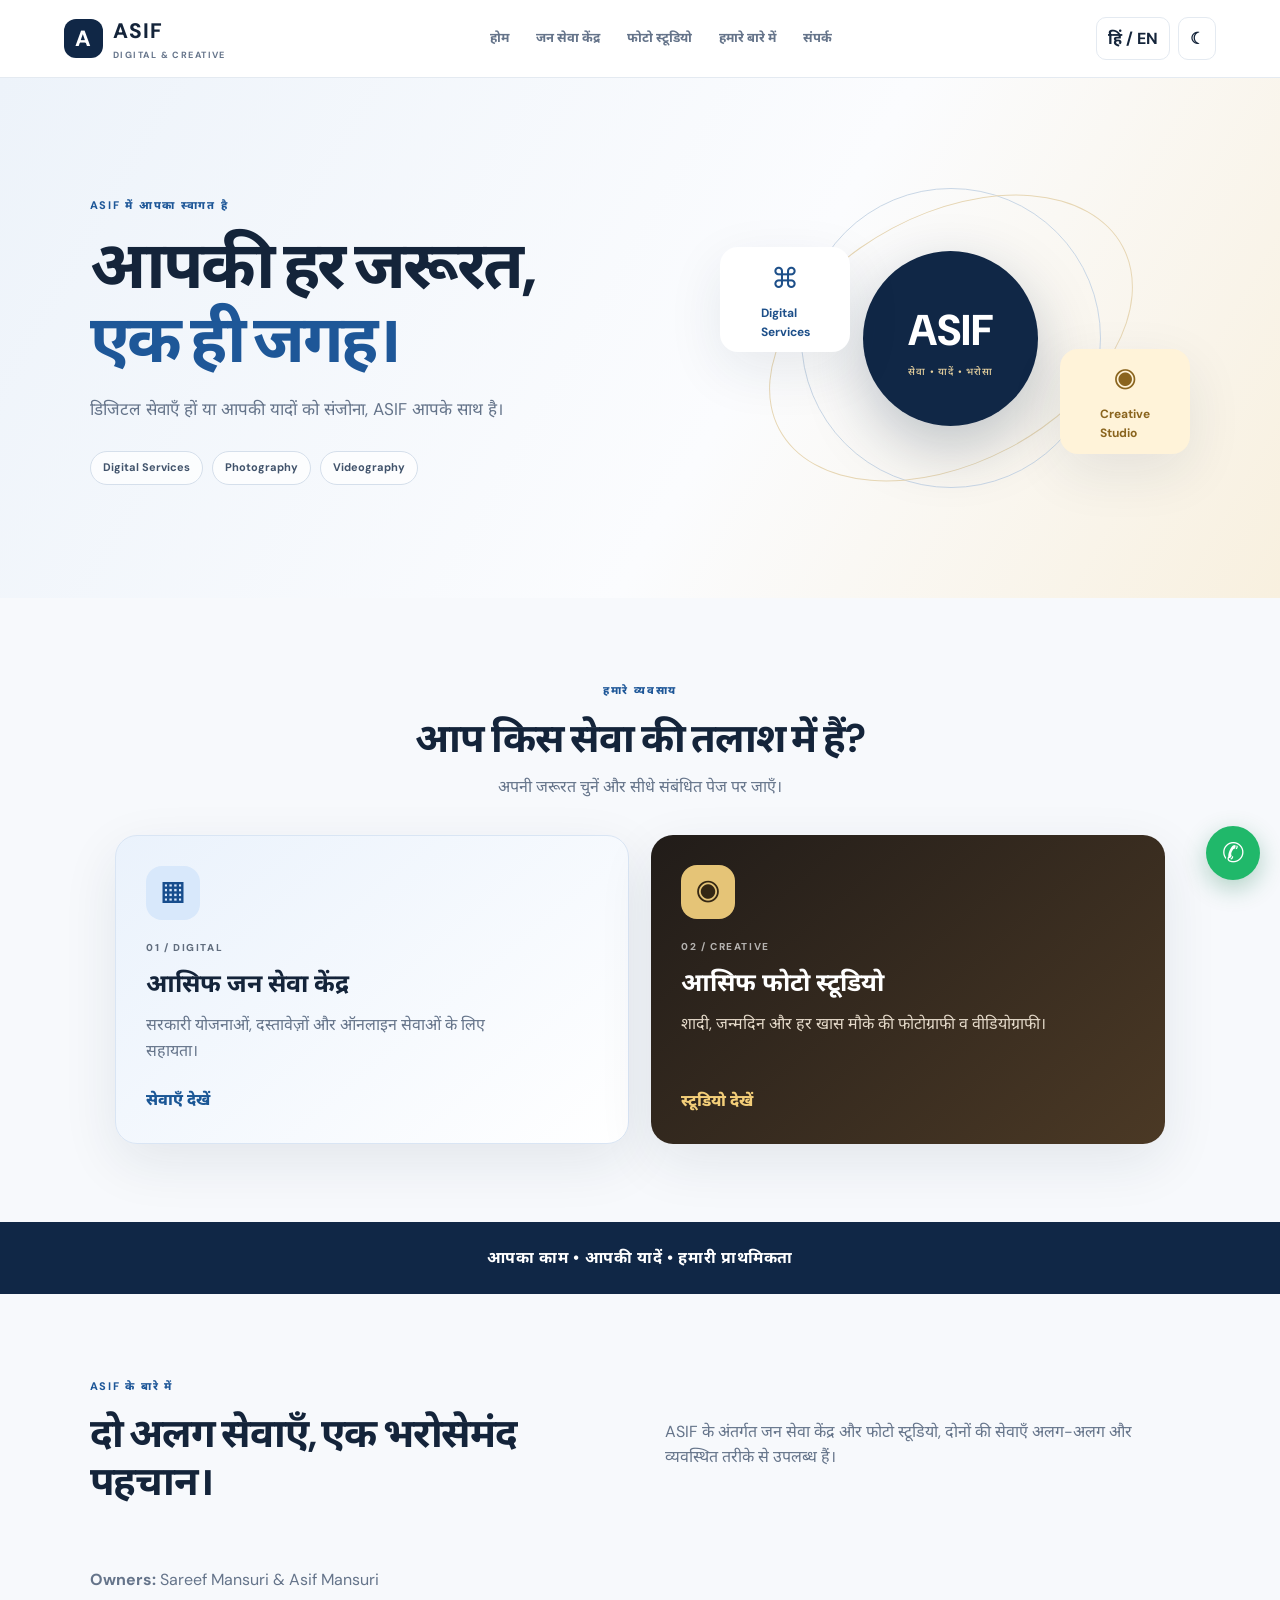
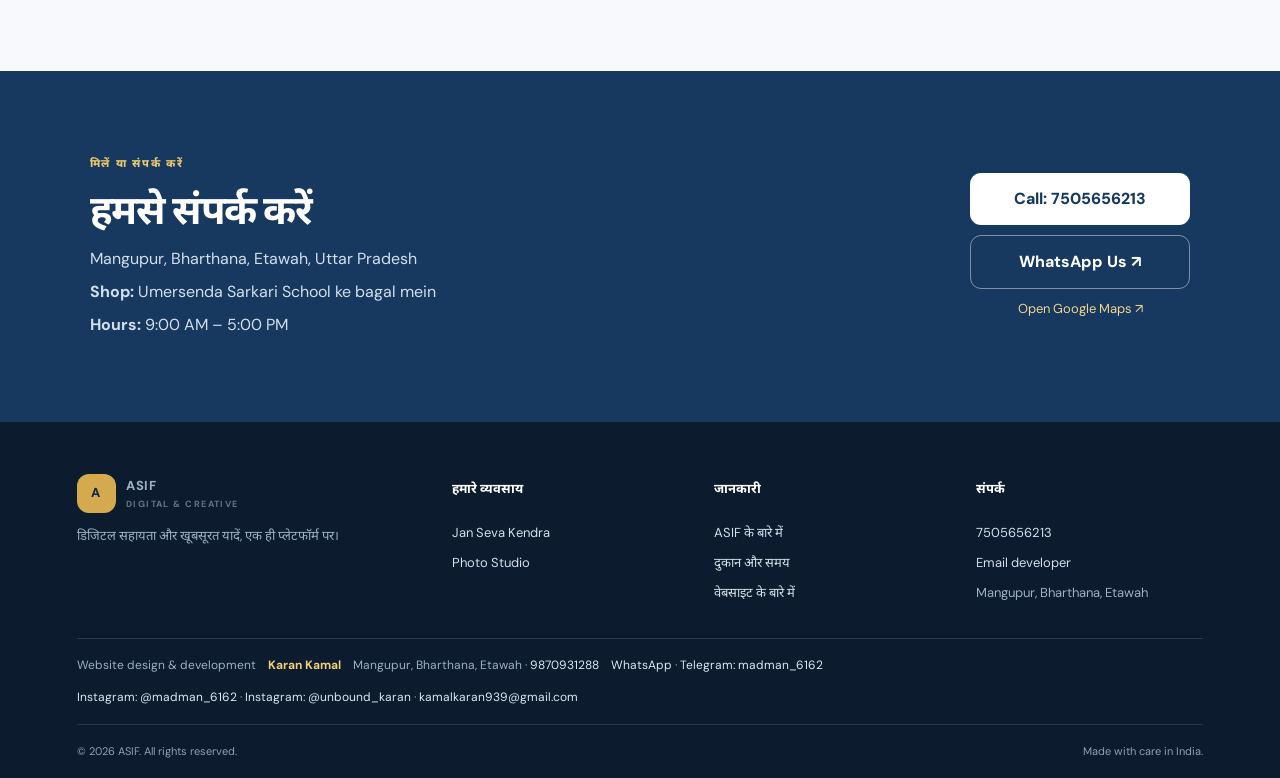
<file: index.html>
<!doctype html>
<html lang="hi">
<head>
  <meta charset="utf-8">
  <meta name="viewport" content="width=device-width, initial-scale=1">
  <meta name="description" content="ASIF Digital Services and Photo Studio, Mangupur, Bharthana, Etawah. Jan Seva assistance, photography and videography bookings.">
  <meta name="theme-color" content="#102746">
  <title>ASIF | Digital Services & Creative Studio</title>
  <link rel="stylesheet" href="assets/css/style.css">
</head>
<body data-page="home">
  <header class="site-header">
    <a class="brand" href="index.html"><span class="brand-mark">A</span><span>ASIF<small> DIGITAL & CREATIVE</small></span></a>
    <nav class="desktop-nav">
      <a href="index.html" data-i18n="navHome">Home</a>
      <a href="jan-seva.html" data-i18n="navJan">Jan Seva Kendra</a>
      <a href="photo-studio.html" data-i18n="navPhoto">Photo Studio</a>
      <a href="#about" data-i18n="navAbout">About</a>
      <a href="#contact" data-i18n="navContact">Contact</a>
    </nav>
    <div class="header-actions">
      <button class="icon-btn" id="languageToggle" aria-label="Change language">हिं / EN</button>
      <button class="icon-btn" id="themeToggle" aria-label="Toggle theme">☾</button>
      <button class="menu-toggle" id="menuToggle" aria-label="Open menu">☰</button>
    </div>
  </header>
  <nav class="mobile-nav" id="mobileNav">
    <a href="index.html" data-i18n="navHome">Home</a><a href="jan-seva.html" data-i18n="navJan">Jan Seva Kendra</a>
    <a href="photo-studio.html" data-i18n="navPhoto">Photo Studio</a><a href="#about" data-i18n="navAbout">About</a><a href="#contact" data-i18n="navContact">Contact</a>
  </nav>

  <main>
    <section class="home-hero">
      <div class="hero-copy">
        <span class="eyebrow" data-i18n="heroEyebrow">WELCOME TO ASIF</span>
        <h1 data-i18n="heroTitle">आपकी हर जरूरत,<br><em>एक ही जगह।</em></h1>
        <p data-i18n="heroText">Digital services हों या आपकी यादों को संजोना, ASIF आपके साथ है।</p>
        <div class="hero-tags"><span>Digital Services</span><span>Photography</span><span>Videography</span></div>
      </div>
      <div class="hero-art" aria-label="ASIF digital and creative services illustration">
        <div class="orbit orbit-one"></div><div class="orbit orbit-two"></div>
        <div class="hero-tile tile-blue"><span>⌘</span><b>Digital<br>Services</b></div>
        <div class="hero-tile tile-gold"><span>◉</span><b>Creative<br>Studio</b></div>
        <div class="hero-center">ASIF<span>सेवा • यादें • भरोसा</span></div>
      </div>
    </section>

    <section class="section choose-section">
      <div class="section-heading">
        <span class="eyebrow" data-i18n="chooseEyebrow">EXPLORE OUR BUSINESSES</span>
        <h2 data-i18n="chooseTitle">आप किस सेवा की तलाश में हैं?</h2>
        <p data-i18n="chooseText">अपनी जरूरत चुनें और सीधे संबंधित पेज पर जाएँ।</p>
      </div>
      <div class="business-grid">
        <a class="business-card jan-card" href="jan-seva.html">
          <div class="card-icon">▦</div><span class="card-kicker">01 / DIGITAL</span>
          <h3 data-i18n="janCardTitle">आसिफ जन सेवा केंद्र</h3>
          <p data-i18n="janCardText">सरकारी योजनाओं, दस्तावेज़ों और ऑनलाइन सेवाओं के लिए सहायता।</p>
          <span class="card-link" data-i18n="exploreJan">सेवाएँ देखें <b>↗</b></span>
        </a>
        <a class="business-card photo-card" href="photo-studio.html">
          <div class="card-icon">◉</div><span class="card-kicker">02 / CREATIVE</span>
          <h3 data-i18n="photoCardTitle">आसिफ फोटो स्टूडियो</h3>
          <p data-i18n="photoCardText">शादी, जन्मदिन और हर खास मौके की फोटोग्राफी व वीडियोग्राफी।</p>
          <span class="card-link" data-i18n="explorePhoto">स्टूडियो देखें <b>↗</b></span>
        </a>
      </div>
    </section>

    <section class="strip">
      <p data-i18n="stripText">आपका काम • आपकी यादें • हमारी प्राथमिकता</p>
    </section>

    <section class="section about-section" id="about">
      <div><span class="eyebrow" data-i18n="aboutEyebrow">ABOUT ASIF</span><h2 data-i18n="aboutTitle">दो अलग सेवाएँ, एक भरोसेमंद पहचान।</h2></div>
      <p data-i18n="aboutText">ASIF के अंतर्गत जन सेवा केंद्र और फोटो स्टूडियो, दोनों की सेवाएँ अलग-अलग और व्यवस्थित तरीके से उपलब्ध हैं। अपनी जरूरत के अनुसार सही विभाग चुनें।</p>
      <p class="owner-line"><b>Owners:</b> Sareef Mansuri & Asif Mansuri</p>
    </section>
    <section class="section contact-band" id="contact">
      <div><span class="eyebrow" data-i18n="contactEyebrow">VISIT OR CONTACT</span><h2 data-i18n="contactTitle">हमसे संपर्क करें</h2><p>Mangupur, Bharthana, Etawah, Uttar Pradesh</p><p><b>Shop:</b> Umersenda Sarkari School ke bagal mein</p><p><b>Hours:</b> 9:00 AM – 5:00 PM</p></div>
      <div class="contact-actions"><a class="btn btn-light" href="tel:7505656213">Call: 7505656213</a><a class="btn btn-outline-light" href="https://wa.me/917505656213" target="_blank" rel="noopener">WhatsApp Us ↗</a><a class="text-link" href="https://maps.app.goo.gl/UeftMmeHEHFXAGH48" target="_blank" rel="noopener">Open Google Maps ↗</a></div>
    </section>
  </main>

  <footer class="site-footer">
    <div class="footer-grid">
      <div><a class="brand footer-brand" href="index.html"><span class="brand-mark">A</span><span>ASIF<small> DIGITAL & CREATIVE</small></span></a><p data-i18n="footerIntro">Digital assistance aur creative memories, ek hi platform par.</p></div>
      <div><h4 data-i18n="footerBusiness">Our Businesses</h4><a href="jan-seva.html">Jan Seva Kendra</a><a href="photo-studio.html">Photo Studio</a></div>
      <div><h4 data-i18n="footerInfo">Information</h4><a href="#about" data-i18n="footerAbout">About ASIF</a><a href="#contact" data-i18n="footerWork">Shop & Working Hours</a><a href="about-website.html" data-i18n="footerWebsite">About Website</a></div>
      <div><h4 data-i18n="footerContact">Contact</h4><a href="tel:7505656213">7505656213</a><a href="mailto:kamalkaran939@gmail.com">Email developer</a><span>Mangupur, Bharthana, Etawah</span></div>
    </div>
    <div class="developer-credit"><span>Website design & development</span><b>Karan Kamal</b><span>Mangupur, Bharthana, Etawah · <a href="tel:9870931288">9870931288</a></span><span><a href="https://wa.me/919870931288" target="_blank" rel="noopener">WhatsApp</a> · <a href="https://t.me/madman_6162" target="_blank" rel="noopener">Telegram: madman_6162</a></span><span><a href="https://instagram.com/madman_6162" target="_blank" rel="noopener">Instagram: @madman_6162</a> · <a href="https://instagram.com/unbound_karan" target="_blank" rel="noopener">Instagram: @unbound_karan</a> · <a href="mailto:kamalkaran939@gmail.com">kamalkaran939@gmail.com</a></span></div>
    <div class="footer-bottom"><span>© <span id="year"></span> ASIF. All rights reserved.</span><span>Made with care in India.</span></div>
  </footer>
  <a class="floating-whatsapp" href="https://wa.me/917505656213" target="_blank" rel="noopener" aria-label="WhatsApp">✆</a>
  <script src="assets/js/main.js"></script>
</body>
</html>
</file>
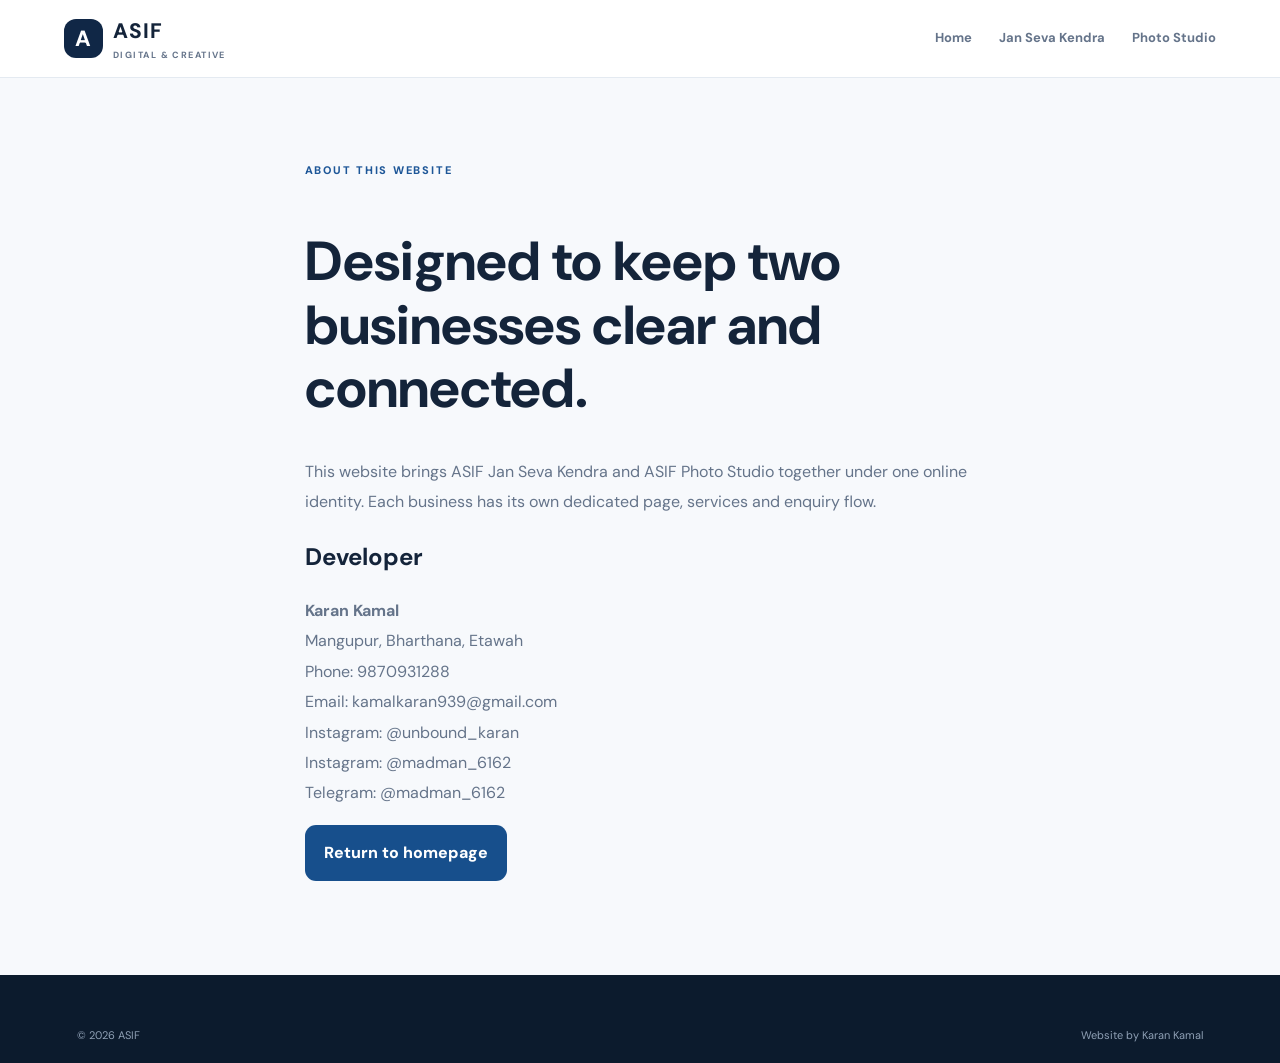
<file: about-website.html>
<!doctype html>
<html lang="en"><head><meta charset="utf-8"><meta name="viewport" content="width=device-width, initial-scale=1"><title>About Website | ASIF</title><link rel="stylesheet" href="assets/css/style.css"></head><body><header class="site-header"><a class="brand" href="index.html"><span class="brand-mark">A</span><span>ASIF<small>DIGITAL & CREATIVE</small></span></a><nav class="desktop-nav"><a href="index.html">Home</a><a href="jan-seva.html">Jan Seva Kendra</a><a href="photo-studio.html">Photo Studio</a></nav></header><main class="section about-website"><span class="eyebrow">ABOUT THIS WEBSITE</span><h1>Designed to keep two businesses clear and connected.</h1><p>This website brings ASIF Jan Seva Kendra and ASIF Photo Studio together under one online identity. Each business has its own dedicated page, services and enquiry flow.</p><h2>Developer</h2><p><b>Karan Kamal</b><br>Mangupur, Bharthana, Etawah<br>Phone: 9870931288<br>Email: <a href="mailto:kamalkaran939@gmail.com">kamalkaran939@gmail.com</a><br>Instagram: <a href="https://instagram.com/unbound_karan">@unbound_karan</a><br>Instagram: <a href="https://instagram.com/madman_6162">@madman_6162</a><br>Telegram: <a href="https://t.me/madman_6162">@madman_6162</a></p><p><a class="btn btn-primary" href="index.html">Return to homepage</a></p></main><footer class="site-footer"><div class="footer-bottom"><span>© <span id="year"></span> ASIF</span><span>Website by Karan Kamal</span></div></footer><script src="assets/js/main.js"></script></body></html>
</file>
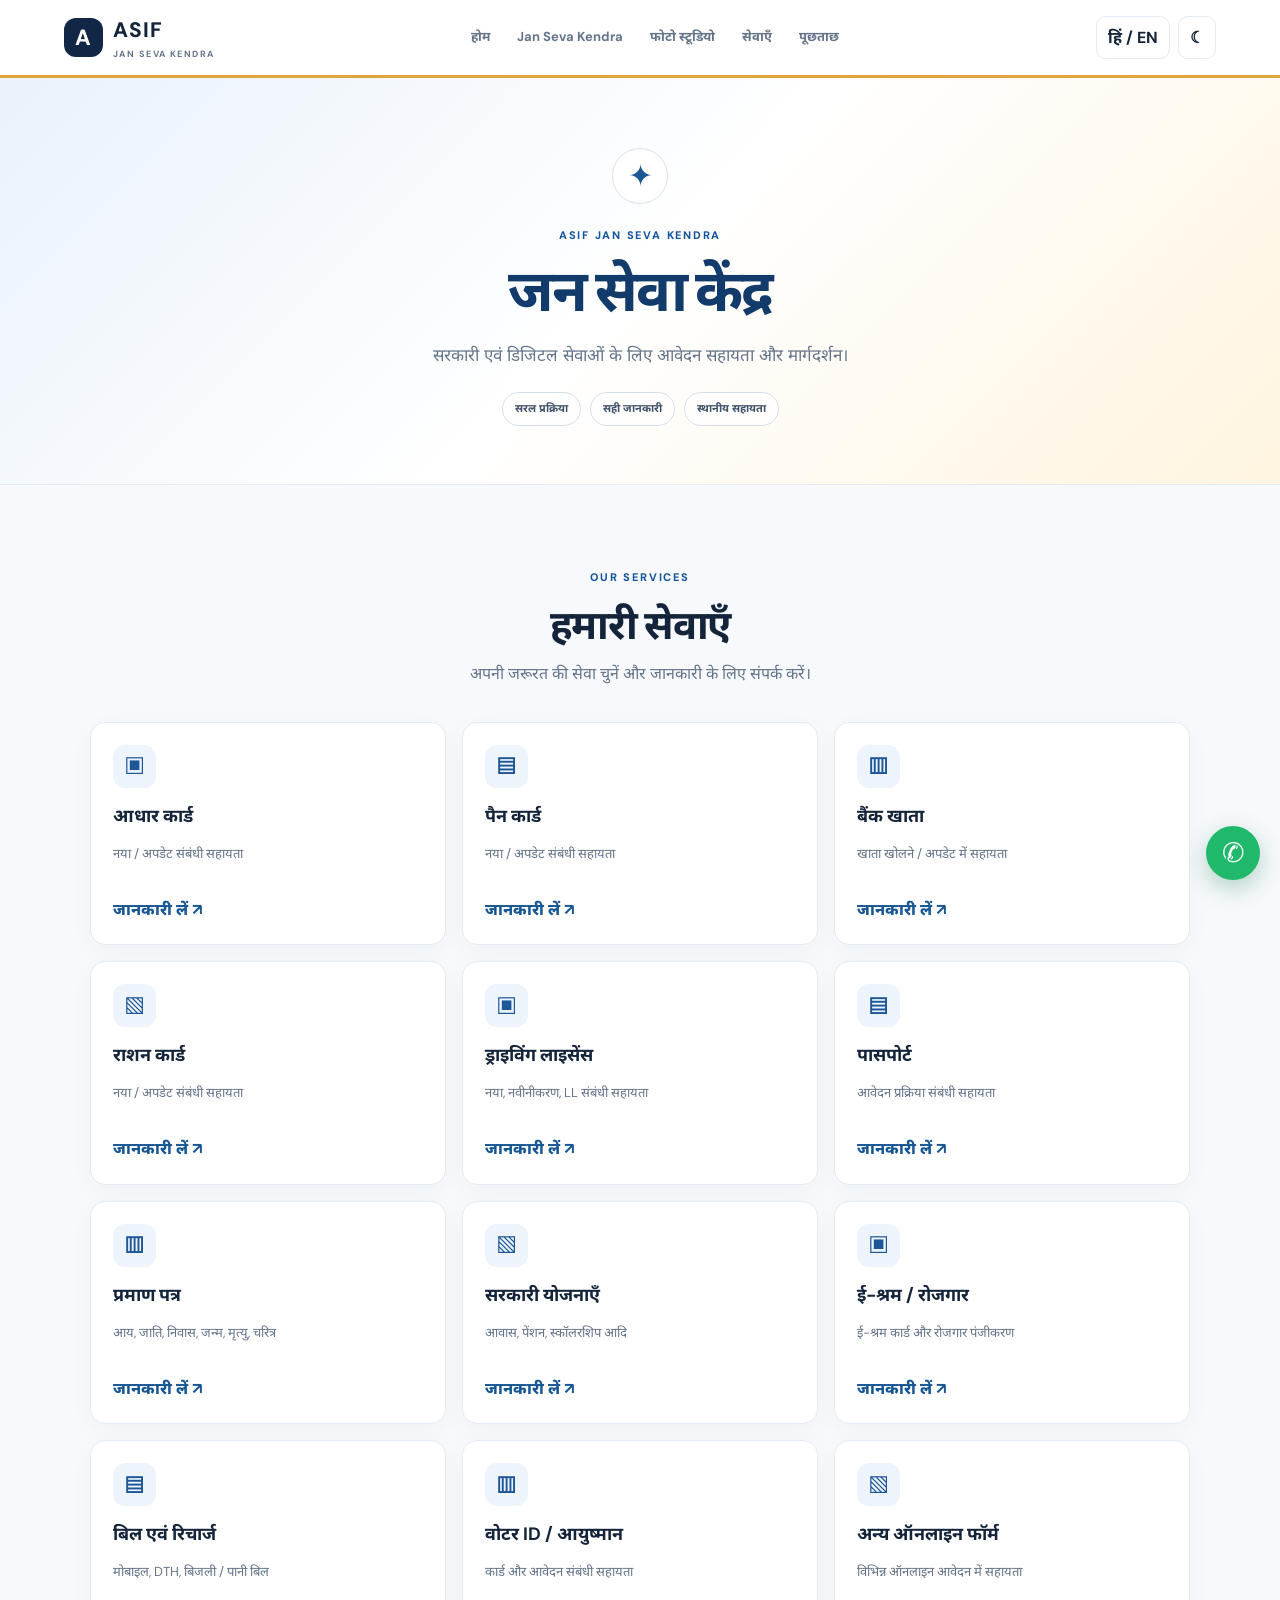
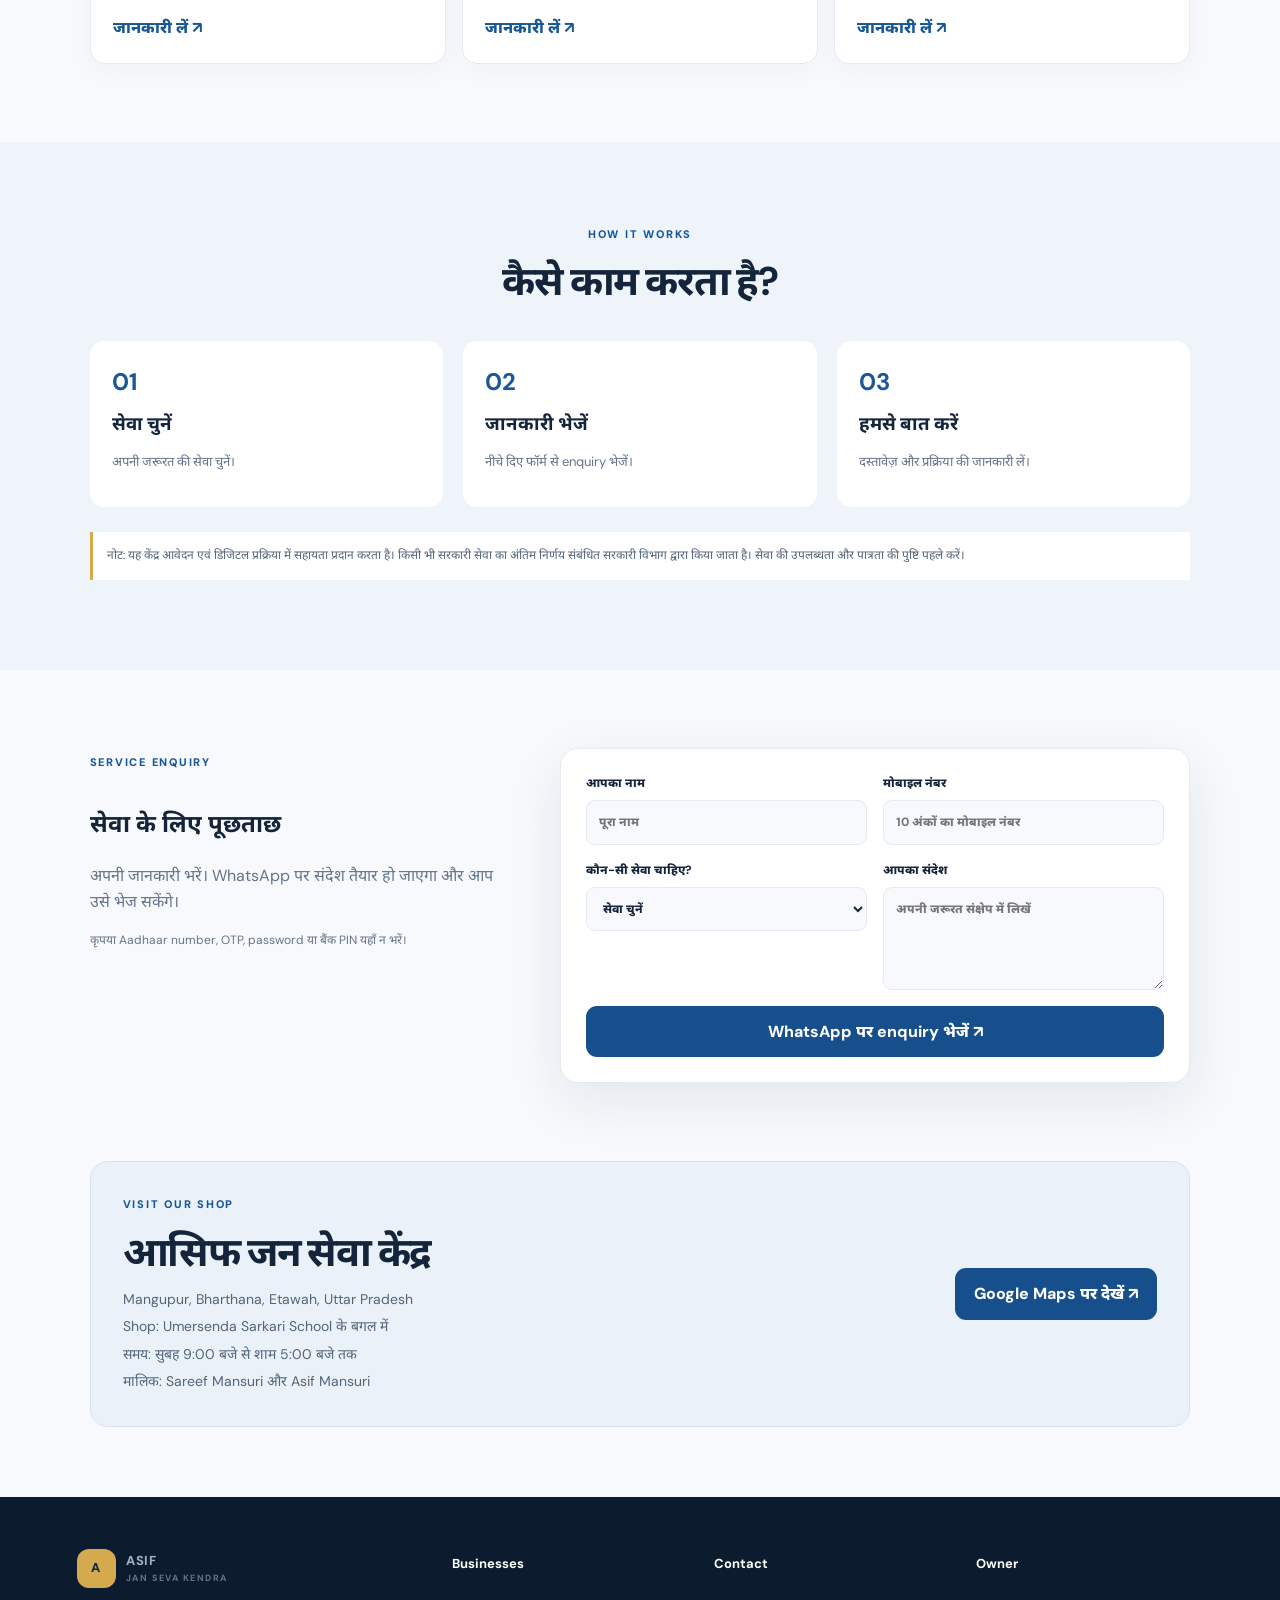
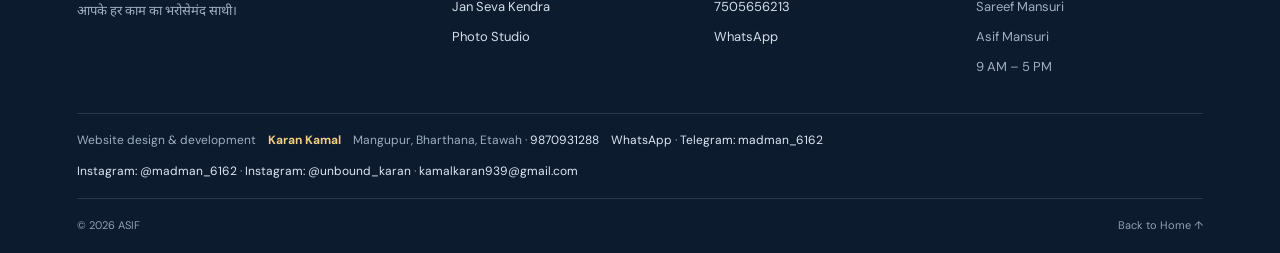
<file: jan-seva.html>
<!doctype html>
<html lang="hi">
<head><meta charset="utf-8"><meta name="viewport" content="width=device-width, initial-scale=1"><meta name="description" content="Asif Jan Seva Kendra, Mangupur, Bharthana, Etawah. Online application assistance and digital services."><title>आसिफ जन सेवा केंद्र | ASIF</title><link rel="stylesheet" href="assets/css/style.css"></head>
<body class="jan-page" data-page="jan">
<header class="site-header gov-header"><a class="brand" href="index.html"><span class="brand-mark">A</span><span>ASIF<small>JAN SEVA KENDRA</small></span></a><nav class="desktop-nav"><a href="index.html" data-i18n="navHome">Home</a><a href="jan-seva.html">Jan Seva Kendra</a><a href="photo-studio.html" data-i18n="navPhoto">Photo Studio</a><a href="#services" data-i18n="navServices">Services</a><a href="#enquiry" data-i18n="navEnquiry">Enquiry</a></nav><div class="header-actions"><button class="icon-btn" id="languageToggle">हिं / EN</button><button class="icon-btn" id="themeToggle">☾</button><button class="menu-toggle" id="menuToggle">☰</button></div></header>
<nav class="mobile-nav" id="mobileNav"><a href="index.html">Home</a><a href="jan-seva.html">Jan Seva Kendra</a><a href="photo-studio.html">Photo Studio</a><a href="#services">Services</a><a href="#enquiry">Enquiry</a></nav>
<main>
<section class="gov-hero"><div class="gov-emblem">✦</div><span class="eyebrow">ASIF JAN SEVA KENDRA</span><h1 data-i18n="govTitle">जन सेवा केंद्र</h1><p data-i18n="govText">सरकारी एवं डिजिटल सेवाओं के लिए आवेदन सहायता और मार्गदर्शन।</p><div class="trust-pills"><span>सरल प्रक्रिया</span><span>सही जानकारी</span><span>स्थानीय सहायता</span></div></section>
<section class="section" id="services"><div class="section-heading"><span class="eyebrow">OUR SERVICES</span><h2 data-i18n="servicesTitle">हमारी सेवाएँ</h2><p data-i18n="servicesIntro">अपनी जरूरत की सेवा चुनें और जानकारी के लिए संपर्क करें।</p></div>
<div class="service-grid">
<article class="service-card"><i>▣</i><h3>आधार कार्ड</h3><p>नया / अपडेट संबंधी सहायता</p><button class="small-link service-enquiry" data-service="Aadhaar Card">जानकारी लें ↗</button></article>
<article class="service-card"><i>▤</i><h3>पैन कार्ड</h3><p>नया / अपडेट संबंधी सहायता</p><button class="small-link service-enquiry" data-service="PAN Card">जानकारी लें ↗</button></article>
<article class="service-card"><i>▥</i><h3>बैंक खाता</h3><p>खाता खोलने / अपडेट में सहायता</p><button class="small-link service-enquiry" data-service="Bank Account">जानकारी लें ↗</button></article>
<article class="service-card"><i>▧</i><h3>राशन कार्ड</h3><p>नया / अपडेट संबंधी सहायता</p><button class="small-link service-enquiry" data-service="Ration Card">जानकारी लें ↗</button></article>
<article class="service-card"><i>▣</i><h3>ड्राइविंग लाइसेंस</h3><p>नया, नवीनीकरण, LL संबंधी सहायता</p><button class="small-link service-enquiry" data-service="Driving Licence">जानकारी लें ↗</button></article>
<article class="service-card"><i>▤</i><h3>पासपोर्ट</h3><p>आवेदन प्रक्रिया संबंधी सहायता</p><button class="small-link service-enquiry" data-service="Passport Assistance">जानकारी लें ↗</button></article>
<article class="service-card"><i>▥</i><h3>प्रमाण पत्र</h3><p>आय, जाति, निवास, जन्म, मृत्यु, चरित्र</p><button class="small-link service-enquiry" data-service="Certificates">जानकारी लें ↗</button></article>
<article class="service-card"><i>▧</i><h3>सरकारी योजनाएँ</h3><p>आवास, पेंशन, स्कॉलरशिप आदि</p><button class="small-link service-enquiry" data-service="Government Schemes">जानकारी लें ↗</button></article>
<article class="service-card"><i>▣</i><h3>ई-श्रम / रोजगार</h3><p>ई-श्रम कार्ड और रोजगार पंजीकरण</p><button class="small-link service-enquiry" data-service="E-Shram / Employment">जानकारी लें ↗</button></article>
<article class="service-card"><i>▤</i><h3>बिल एवं रिचार्ज</h3><p>मोबाइल, DTH, बिजली / पानी बिल</p><button class="small-link service-enquiry" data-service="Recharge and Bill Payment">जानकारी लें ↗</button></article>
<article class="service-card"><i>▥</i><h3>वोटर ID / आयुष्मान</h3><p>कार्ड और आवेदन संबंधी सहायता</p><button class="small-link service-enquiry" data-service="Voter ID / Ayushman Card">जानकारी लें ↗</button></article>
<article class="service-card"><i>▧</i><h3>अन्य ऑनलाइन फॉर्म</h3><p>विभिन्न ऑनलाइन आवेदन में सहायता</p><button class="small-link service-enquiry" data-service="Other Online Forms">जानकारी लें ↗</button></article>
</div></section>
<section class="section gov-process"><div class="section-heading"><span class="eyebrow">HOW IT WORKS</span><h2>कैसे काम करता है?</h2></div><div class="steps"><div><b>01</b><h3>सेवा चुनें</h3><p>अपनी जरूरत की सेवा चुनें।</p></div><div><b>02</b><h3>जानकारी भेजें</h3><p>नीचे दिए फॉर्म से enquiry भेजें।</p></div><div><b>03</b><h3>हमसे बात करें</h3><p>दस्तावेज़ और प्रक्रिया की जानकारी लें।</p></div></div><p class="notice">नोट: यह केंद्र आवेदन एवं डिजिटल प्रक्रिया में सहायता प्रदान करता है। किसी भी सरकारी सेवा का अंतिम निर्णय संबंधित सरकारी विभाग द्वारा किया जाता है। सेवा की उपलब्धता और पात्रता की पुष्टि पहले करें।</p></section>
<section class="section enquiry-section" id="enquiry"><div class="form-intro"><span class="eyebrow">SERVICE ENQUIRY</span><h2>सेवा के लिए पूछताछ</h2><p>अपनी जानकारी भरें। WhatsApp पर संदेश तैयार हो जाएगा और आप उसे भेज सकेंगे।</p><p class="muted">कृपया Aadhaar number, OTP, password या बैंक PIN यहाँ न भरें।</p></div>
<form class="contact-form" id="janForm" data-form-type="Jan Seva Enquiry"><label>आपका नाम<input name="name" required placeholder="पूरा नाम"></label><label>मोबाइल नंबर<input name="phone" required inputmode="tel" pattern="[6-9][0-9]{9}" placeholder="10 अंकों का मोबाइल नंबर"></label><label>कौन-सी सेवा चाहिए?<select name="service" id="janService" required><option value="">सेवा चुनें</option><option>Aadhaar Card</option><option>PAN Card</option><option>Bank Account</option><option>Ration Card</option><option>Driving Licence</option><option>Passport Assistance</option><option>Certificates</option><option>Government Schemes</option><option>E-Shram / Employment</option><option>Recharge and Bill Payment</option><option>Voter ID / Ayushman Card</option><option>Other Online Forms</option></select></label><label>आपका संदेश<textarea name="message" rows="4" placeholder="अपनी जरूरत संक्षेप में लिखें"></textarea></label><button class="btn btn-primary" type="submit">WhatsApp पर enquiry भेजें ↗</button></form></section>
<section class="location-panel"><div><span class="eyebrow">VISIT OUR SHOP</span><h2>आसिफ जन सेवा केंद्र</h2><p>Mangupur, Bharthana, Etawah, Uttar Pradesh</p><p>Shop: Umersenda Sarkari School के बगल में</p><p>समय: सुबह 9:00 बजे से शाम 5:00 बजे तक</p><p>मालिक: Sareef Mansuri और Asif Mansuri</p></div><a class="btn btn-primary" href="https://maps.app.goo.gl/UeftMmeHEHFXAGH48" target="_blank" rel="noopener">Google Maps पर देखें ↗</a></section>
</main>
<footer class="site-footer"><div class="footer-grid"><div><a class="brand footer-brand" href="index.html"><span class="brand-mark">A</span><span>ASIF<small>JAN SEVA KENDRA</small></span></a><p>आपके हर काम का भरोसेमंद साथी।</p></div><div><h4>Businesses</h4><a href="jan-seva.html">Jan Seva Kendra</a><a href="photo-studio.html">Photo Studio</a></div><div><h4>Contact</h4><a href="tel:7505656213">7505656213</a><a href="https://wa.me/917505656213">WhatsApp</a></div><div><h4>Owner</h4><span>Sareef Mansuri</span><span>Asif Mansuri</span><span>9 AM – 5 PM</span></div></div><div class="developer-credit"><span>Website design & development</span><b>Karan Kamal</b><span>Mangupur, Bharthana, Etawah · <a href="tel:9870931288">9870931288</a></span><span><a href="https://wa.me/919870931288" target="_blank" rel="noopener">WhatsApp</a> · <a href="https://t.me/madman_6162" target="_blank" rel="noopener">Telegram: madman_6162</a></span><span><a href="https://instagram.com/madman_6162" target="_blank" rel="noopener">Instagram: @madman_6162</a> · <a href="https://instagram.com/unbound_karan" target="_blank" rel="noopener">Instagram: @unbound_karan</a> · <a href="mailto:kamalkaran939@gmail.com">kamalkaran939@gmail.com</a></span></div><div class="footer-bottom"><span>© <span id="year"></span> ASIF</span><a href="index.html">Back to Home ↑</a></div></footer>
<a class="floating-whatsapp" href="https://wa.me/917505656213" target="_blank" rel="noopener">✆</a>
<script src="assets/js/main.js"></script><script src="assets/js/forms.js"></script>
</body></html>
</file>
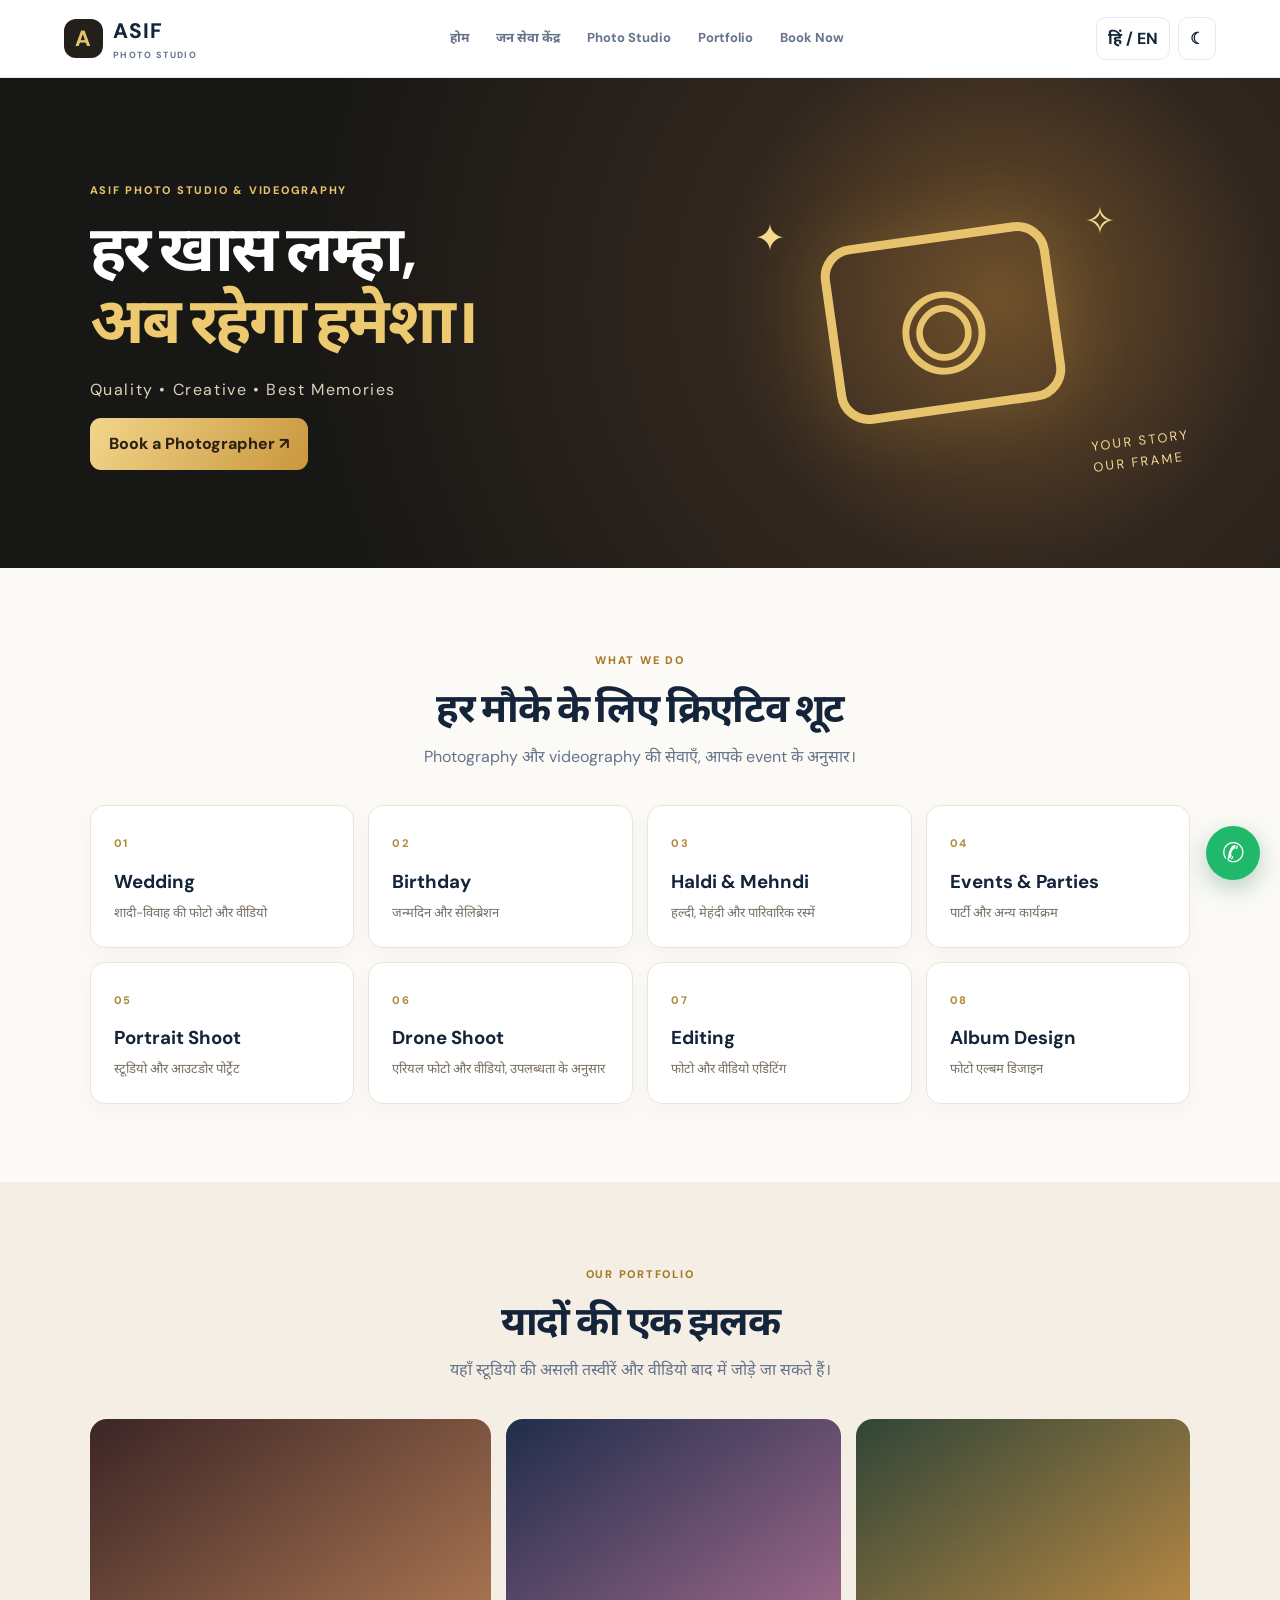
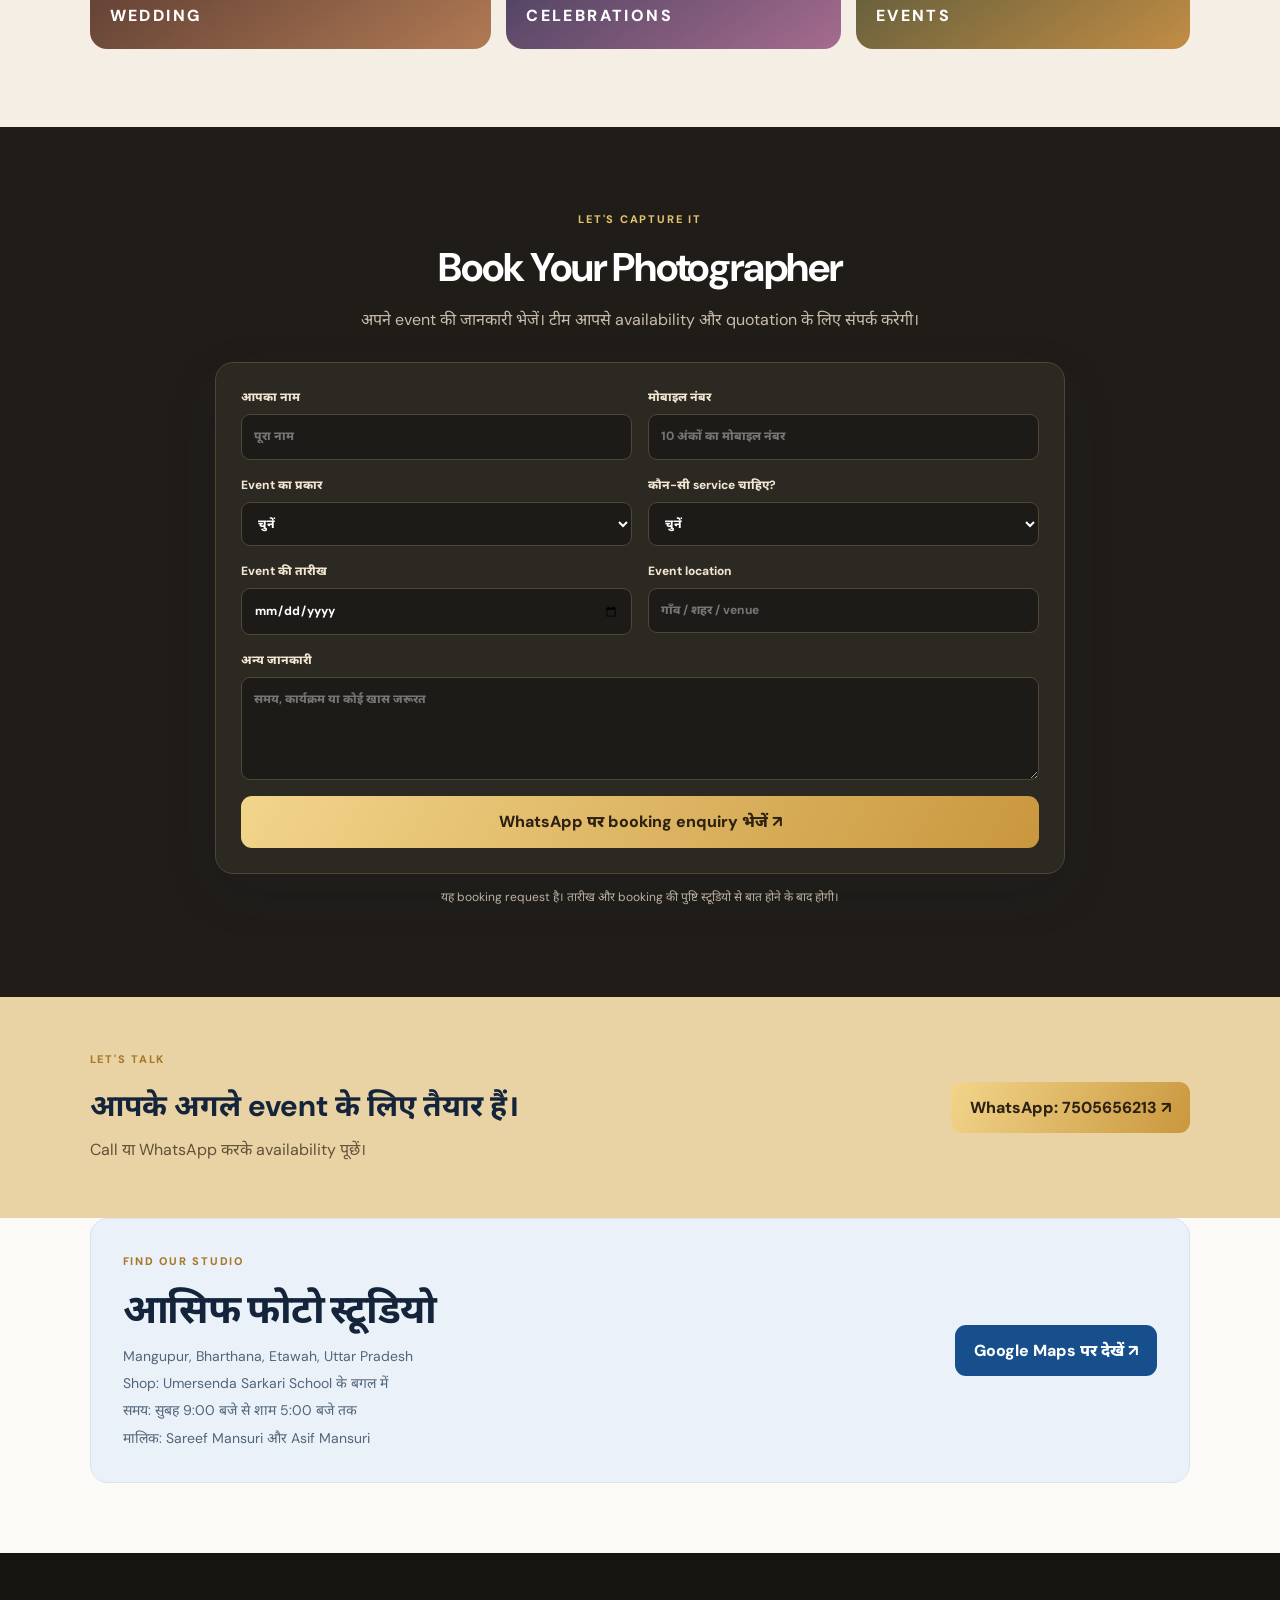
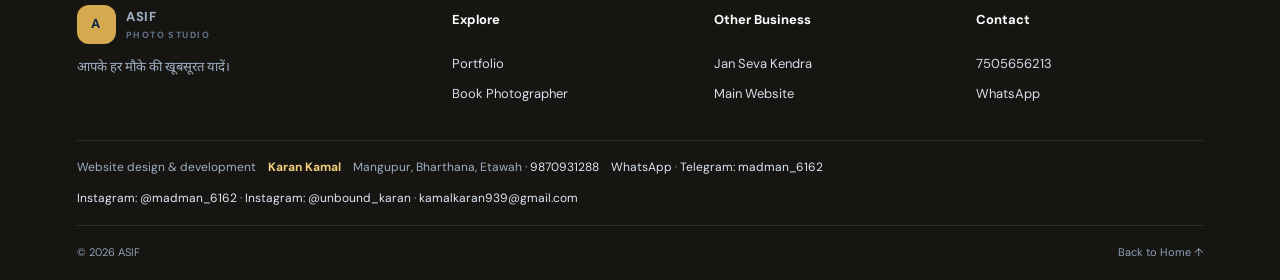
<file: photo-studio.html>
<!doctype html>
<html lang="hi">
<head><meta charset="utf-8"><meta name="viewport" content="width=device-width, initial-scale=1"><meta name="description" content="Asif Photo Studio and Videography, Mangupur, Bharthana, Etawah. Book a photographer for your events."><title>आसिफ फोटो स्टूडियो | ASIF</title><link rel="stylesheet" href="assets/css/style.css"></head>
<body class="photo-page" data-page="photo">
<header class="site-header photo-header"><a class="brand" href="index.html"><span class="brand-mark">A</span><span>ASIF<small>PHOTO STUDIO</small></span></a><nav class="desktop-nav"><a href="index.html" data-i18n="navHome">Home</a><a href="jan-seva.html" data-i18n="navJan">Jan Seva Kendra</a><a href="photo-studio.html">Photo Studio</a><a href="#portfolio">Portfolio</a><a href="#booking">Book Now</a></nav><div class="header-actions"><button class="icon-btn" id="languageToggle">हिं / EN</button><button class="icon-btn" id="themeToggle">☾</button><button class="menu-toggle" id="menuToggle">☰</button></div></header>
<nav class="mobile-nav" id="mobileNav"><a href="index.html">Home</a><a href="jan-seva.html">Jan Seva Kendra</a><a href="photo-studio.html">Photo Studio</a><a href="#portfolio">Portfolio</a><a href="#booking">Book Now</a></nav>
<main>
<section class="photo-hero"><div class="photo-hero-copy"><span class="eyebrow">ASIF PHOTO STUDIO & VIDEOGRAPHY</span><h1>हर खास लम्हा,<br><em>अब रहेगा हमेशा।</em></h1><p>Quality • Creative • Best Memories</p><a class="btn btn-gold" href="#booking">Book a Photographer ↗</a></div><div class="photo-hero-shapes"><div class="camera-shape">◎</div><span class="spark spark-a">✦</span><span class="spark spark-b">✧</span><span class="photo-label">YOUR STORY<br>OUR FRAME</span></div></section>
<section class="section"><div class="section-heading"><span class="eyebrow">WHAT WE DO</span><h2>हर मौके के लिए क्रिएटिव शूट</h2><p>Photography और videography की सेवाएँ, आपके event के अनुसार।</p></div><div class="photo-service-grid"><article><span>01</span><h3>Wedding</h3><p>शादी-विवाह की फोटो और वीडियो</p></article><article><span>02</span><h3>Birthday</h3><p>जन्मदिन और सेलिब्रेशन</p></article><article><span>03</span><h3>Haldi & Mehndi</h3><p>हल्दी, मेहंदी और पारिवारिक रस्में</p></article><article><span>04</span><h3>Events & Parties</h3><p>पार्टी और अन्य कार्यक्रम</p></article><article><span>05</span><h3>Portrait Shoot</h3><p>स्टूडियो और आउटडोर पोर्ट्रेट</p></article><article><span>06</span><h3>Drone Shoot</h3><p>एरियल फोटो और वीडियो, उपलब्धता के अनुसार</p></article><article><span>07</span><h3>Editing</h3><p>फोटो और वीडियो एडिटिंग</p></article><article><span>08</span><h3>Album Design</h3><p>फोटो एल्बम डिजाइन</p></article></div></section>
<section class="portfolio-section section" id="portfolio"><div class="section-heading"><span class="eyebrow">OUR PORTFOLIO</span><h2>यादों की एक झलक</h2><p>यहाँ स्टूडियो की असली तस्वीरें और वीडियो बाद में जोड़े जा सकते हैं।</p></div><div class="portfolio-grid"><div class="portfolio-placeholder wedding"><span>WEDDING</span></div><div class="portfolio-placeholder celebration"><span>CELEBRATIONS</span></div><div class="portfolio-placeholder moments"><span>EVENTS</span></div></div></section>
<section class="booking-wrap section" id="booking"><div class="booking-heading"><span class="eyebrow">LET'S CAPTURE IT</span><h2>Book Your Photographer</h2><p>अपने event की जानकारी भेजें। टीम आपसे availability और quotation के लिए संपर्क करेगी।</p></div><form class="contact-form booking-form" id="photoForm" data-form-type="Photography Booking"><label>आपका नाम<input name="name" required placeholder="पूरा नाम"></label><label>मोबाइल नंबर<input name="phone" required inputmode="tel" pattern="[6-9][0-9]{9}" placeholder="10 अंकों का मोबाइल नंबर"></label><label>Event का प्रकार<select name="event" required><option value="">चुनें</option><option>Wedding</option><option>Birthday</option><option>Haldi / Mehndi</option><option>Engagement</option><option>Party / Event</option><option>Corporate Event</option><option>Portrait / Personal Shoot</option><option>Other Function</option></select></label><label>कौन-सी service चाहिए?<select name="service" required><option value="">चुनें</option><option>Photography</option><option>Videography</option><option>Photography + Videography</option><option>Drone Shoot</option><option>Photo / Video Editing</option><option>Album Design</option></select></label><label>Event की तारीख<input name="date" type="date" required></label><label>Event location<input name="location" required placeholder="गाँव / शहर / venue"></label><label class="full-field">अन्य जानकारी<textarea name="message" rows="4" placeholder="समय, कार्यक्रम या कोई खास जरूरत"></textarea></label><button class="btn btn-gold full-field" type="submit">WhatsApp पर booking enquiry भेजें ↗</button></form><p class="form-footnote">यह booking request है। तारीख और booking की पुष्टि स्टूडियो से बात होने के बाद होगी।</p></section>
<section class="studio-contact"><div><span class="eyebrow">LET'S TALK</span><h2>आपके अगले event के लिए तैयार हैं।</h2><p>Call या WhatsApp करके availability पूछें।</p></div><a class="btn btn-gold" href="https://wa.me/917505656213" target="_blank" rel="noopener">WhatsApp: 7505656213 ↗</a></section>
<section class="location-panel"><div><span class="eyebrow">FIND OUR STUDIO</span><h2>आसिफ फोटो स्टूडियो</h2><p>Mangupur, Bharthana, Etawah, Uttar Pradesh</p><p>Shop: Umersenda Sarkari School के बगल में</p><p>समय: सुबह 9:00 बजे से शाम 5:00 बजे तक</p><p>मालिक: Sareef Mansuri और Asif Mansuri</p></div><a class="btn btn-primary" href="https://maps.app.goo.gl/UeftMmeHEHFXAGH48" target="_blank" rel="noopener">Google Maps पर देखें ↗</a></section>
</main>
<footer class="site-footer photo-footer"><div class="footer-grid"><div><a class="brand footer-brand" href="index.html"><span class="brand-mark">A</span><span>ASIF<small>PHOTO STUDIO</small></span></a><p>आपके हर मौके की खूबसूरत यादें।</p></div><div><h4>Explore</h4><a href="#portfolio">Portfolio</a><a href="#booking">Book Photographer</a></div><div><h4>Other Business</h4><a href="jan-seva.html">Jan Seva Kendra</a><a href="index.html">Main Website</a></div><div><h4>Contact</h4><a href="tel:7505656213">7505656213</a><a href="https://wa.me/917505656213">WhatsApp</a></div></div><div class="developer-credit"><span>Website design & development</span><b>Karan Kamal</b><span>Mangupur, Bharthana, Etawah · <a href="tel:9870931288">9870931288</a></span><span><a href="https://wa.me/919870931288" target="_blank" rel="noopener">WhatsApp</a> · <a href="https://t.me/madman_6162" target="_blank" rel="noopener">Telegram: madman_6162</a></span><span><a href="https://instagram.com/madman_6162" target="_blank" rel="noopener">Instagram: @madman_6162</a> · <a href="https://instagram.com/unbound_karan" target="_blank" rel="noopener">Instagram: @unbound_karan</a> · <a href="mailto:kamalkaran939@gmail.com">kamalkaran939@gmail.com</a></span></div><div class="footer-bottom"><span>© <span id="year"></span> ASIF</span><a href="index.html">Back to Home ↑</a></div></footer>
<a class="floating-whatsapp" href="https://wa.me/917505656213" target="_blank" rel="noopener">✆</a>
<script src="assets/js/main.js"></script><script src="assets/js/forms.js"></script>
</body></html>
</file>
<file: assets/css/style.css>
@import url('https://fonts.googleapis.com/css2?family=DM+Sans:wght@400;500;600;700;800&family=Noto+Sans+Devanagari:wght@400;500;600;700;800&display=swap');
:root{--ink:#14243a;--muted:#65748a;--bg:#f7f9fc;--surface:#fff;--line:#e4eaf1;--navy:#102746;--blue:#1e5798;--gold:#d7a94b;--green:#208456;--shadow:0 18px 55px rgba(17,39,70,.09)}
*{box-sizing:border-box}html{scroll-behavior:smooth}body{margin:0;background:var(--bg);color:var(--ink);font-family:'DM Sans','Noto Sans Devanagari',sans-serif;line-height:1.6}a{color:inherit;text-decoration:none}button,input,select,textarea{font:inherit}.site-header{height:78px;padding:0 max(5vw,22px);display:flex;align-items:center;justify-content:space-between;background:var(--surface);border-bottom:1px solid var(--line);position:sticky;top:0;z-index:20}.brand{display:flex;align-items:center;gap:10px;font-size:21px;font-weight:800;letter-spacing:.04em}.brand small{display:block;font-size:9px;letter-spacing:.16em;color:var(--muted);font-weight:700}.brand-mark{width:39px;height:39px;border-radius:12px;background:var(--navy);color:#fff;display:grid;place-items:center;font-size:22px}.desktop-nav{display:flex;gap:27px;font-size:13px;font-weight:700;color:var(--muted)}.desktop-nav a:hover,.site-footer a:hover{color:var(--gold)}.header-actions{display:flex;gap:8px}.icon-btn,.menu-toggle{border:1px solid var(--line);background:var(--surface);color:var(--ink);padding:8px 11px;border-radius:10px;cursor:pointer;font-weight:700}.menu-toggle,.mobile-nav{display:none}.home-hero{min-height:520px;padding:75px max(7vw,24px);display:grid;grid-template-columns:1.1fr .9fr;align-items:center;gap:35px;background:linear-gradient(120deg,#edf3fa,#fbfcfe 58%,#f8f0df);overflow:hidden}.hero-copy{max-width:610px}.eyebrow{font-size:11px;font-weight:800;letter-spacing:.16em;color:var(--blue);display:inline-block;margin-bottom:14px}.hero-copy h1,.gov-hero h1,.photo-hero h1{font-size:clamp(38px,5.4vw,66px);line-height:1.13;letter-spacing:-.04em;margin:0 0 18px}.hero-copy h1 em{font-style:normal;color:var(--blue)}.hero-copy p{font-size:17px;color:var(--muted);max-width:490px}.hero-tags{display:flex;gap:9px;flex-wrap:wrap;margin-top:28px}.hero-tags span,.trust-pills span{border:1px solid #d5dfeb;background:#ffffffb8;padding:7px 12px;border-radius:30px;font-size:11px;font-weight:700;color:#41536b}.hero-art{height:350px;position:relative;display:grid;place-items:center}.orbit{position:absolute;border:1px solid #c9d7e6;border-radius:50%;width:300px;height:300px}.orbit-two{width:390px;height:250px;transform:rotate(-28deg);border-color:#e7d7b5}.hero-center{width:175px;height:175px;border-radius:50%;background:var(--navy);color:white;display:grid;place-content:center;text-align:center;font-size:43px;font-weight:800;box-shadow:0 22px 60px #10274640;z-index:2}.hero-center span{font-size:10px;font-weight:500;color:#e9d39f;letter-spacing:.08em}.hero-tile{position:absolute;z-index:3;width:130px;height:105px;border-radius:18px;display:flex;flex-direction:column;justify-content:center;align-items:center;gap:2px;box-shadow:var(--shadow);font-size:12px}.hero-tile span{font-size:28px}.tile-blue{background:#fff;color:#1d4f89;left:2%;top:24%}.tile-gold{background:#fff3d9;color:#8a641e;right:0;bottom:17%}.section{padding:78px max(7vw,24px)}.section-heading{text-align:center;max-width:690px;margin:0 auto 36px}.section-heading h2,.about-section h2,.contact-band h2,.location-panel h2,.booking-heading h2{font-size:clamp(27px,3.5vw,40px);line-height:1.2;margin:0 0 12px;letter-spacing:-.03em}.section-heading p,.about-section p{color:var(--muted);margin:0}.business-grid{display:grid;grid-template-columns:1fr 1fr;gap:22px;max-width:1050px;margin:auto}.business-card{min-height:290px;border-radius:22px;padding:30px;display:flex;flex-direction:column;align-items:flex-start;box-shadow:var(--shadow);transition:.25s}.business-card:hover{transform:translateY(-5px)}.jan-card{background:linear-gradient(140deg,#eaf2fc,#fff);border:1px solid #d9e5f4}.photo-card{background:linear-gradient(140deg,#211c19,#4b3925);color:#fff}.card-icon{width:54px;height:54px;border-radius:16px;background:#d8e8fb;color:#174d8d;display:grid;place-items:center;font-size:30px;margin-bottom:20px}.photo-card .card-icon{background:#e5c477;color:#342714}.card-kicker{font-size:10px;letter-spacing:.16em;font-weight:800;opacity:.65}.business-card h3{font-size:25px;margin:8px 0}.business-card p{max-width:380px;color:var(--muted);margin:0 0 24px}.photo-card p{color:#e4d9c9}.card-link{margin-top:auto;font-weight:800;color:#1b5796}.photo-card .card-link{color:#f3ce79}.card-link b{margin-left:8px}.strip{background:var(--navy);color:white;text-align:center;padding:23px;font-weight:700;letter-spacing:.04em}.strip p{margin:0}.about-section{display:grid;grid-template-columns:1fr 1fr;align-items:center;gap:50px}.about-section p{font-size:16px;max-width:520px}.contact-band{background:#17385f;color:#fff;display:flex;justify-content:space-between;align-items:center;gap:30px}.contact-band .eyebrow{color:#e9c76e}.contact-band p{color:#d4dfed;margin:7px 0}.contact-actions{display:flex;flex-direction:column;gap:10px;min-width:220px}.btn{display:inline-flex;align-items:center;justify-content:center;padding:13px 19px;border:0;border-radius:11px;font-weight:800;cursor:pointer;text-align:center;transition:.2s}.btn:hover{transform:translateY(-2px)}.btn-light{background:#fff;color:#17385f}.btn-outline-light{border:1px solid #ffffff70;color:#fff}.text-link{font-size:13px;text-align:center;color:#f2d68d}.site-footer{background:#0c1b2d;color:#d5deea;padding:52px max(6vw,24px) 18px}.footer-grid{display:grid;grid-template-columns:1.5fr 1fr 1fr 1fr;gap:35px;max-width:1200px;margin:auto}.footer-brand{color:white}.footer-brand .brand-mark{background:#d5a94e;color:#102746}.footer-grid p,.footer-grid span{font-size:13px;color:#9eafc4}.footer-grid h4{color:#fff;margin:5px 0 14px}.footer-grid>div:not(:first-child){display:flex;flex-direction:column;gap:9px;font-size:13px}.developer-credit{max-width:1200px;margin:35px auto 18px;padding:17px 0;border-top:1px solid #ffffff20;border-bottom:1px solid #ffffff20;display:flex;gap:12px;align-items:center;flex-wrap:wrap;font-size:12px;color:#9eafc4}.developer-credit b{color:#f1cf7d}.developer-credit a{color:#dce7f4}.footer-bottom{max-width:1200px;margin:auto;display:flex;justify-content:space-between;color:#8fa0b5;font-size:11px}.floating-whatsapp{position:fixed;right:20px;bottom:20px;width:54px;height:54px;border-radius:50%;background:#20b86a;color:white;display:grid;place-items:center;font-size:27px;box-shadow:0 8px 25px #0b75474d;z-index:18}.gov-header{border-bottom:3px solid #e1a63b}.jan-page{--blue:#15569a}.gov-hero{text-align:center;padding:70px 22px 58px;background:linear-gradient(135deg,#e9f2fb,#fff 50%,#fff4df);border-bottom:1px solid var(--line)}.gov-emblem{width:56px;height:56px;border-radius:50%;display:grid;place-items:center;margin:0 auto 17px;background:#fff;border:1px solid #d7e2ee;color:#1d5795;font-size:30px}.gov-hero h1{font-size:clamp(40px,5vw,58px);color:#123b6b}.gov-hero p{color:var(--muted);font-size:17px}.trust-pills{display:flex;justify-content:center;gap:9px;flex-wrap:wrap;margin-top:23px}.service-grid{display:grid;grid-template-columns:repeat(3,1fr);gap:16px}.service-card{background:var(--surface);border:1px solid var(--line);border-radius:15px;padding:22px;box-shadow:0 7px 25px #17385f09}.service-card i{font-style:normal;font-size:24px;color:#1e5798;background:#edf4fc;width:43px;height:43px;display:grid;place-items:center;border-radius:12px}.service-card h3{margin:14px 0 5px;font-size:18px}.service-card p{font-size:13px;color:var(--muted);min-height:40px}.small-link{border:0;background:none;color:#185795;font-weight:800;padding:0;cursor:pointer}.gov-process{background:#eef4fa}.steps{display:grid;grid-template-columns:repeat(3,1fr);gap:20px}.steps>div{background:#fff;border-radius:14px;padding:22px}.steps b{color:#1e5798;font-size:24px}.steps h3{margin:7px 0}.steps p{color:var(--muted);font-size:13px}.notice{font-size:12px;color:#53657a;background:#fff;border-left:3px solid #d7a94b;padding:14px;margin-top:25px}.enquiry-section{display:grid;grid-template-columns:.8fr 1.2fr;gap:50px;align-items:start}.form-intro p{color:var(--muted)}.muted,.form-footnote{font-size:12px;color:var(--muted)}.contact-form{background:var(--surface);border:1px solid var(--line);border-radius:18px;padding:25px;display:grid;grid-template-columns:1fr 1fr;gap:16px;box-shadow:var(--shadow)}.contact-form label{font-size:12px;font-weight:800;display:flex;flex-direction:column;gap:7px}.contact-form input,.contact-form select,.contact-form textarea{width:100%;padding:12px;border:1px solid var(--line);border-radius:9px;background:var(--bg);color:var(--ink);outline:none}.contact-form input:focus,.contact-form select:focus,.contact-form textarea:focus{border-color:#5487bf}.contact-form textarea{resize:vertical}.contact-form .btn{grid-column:1/-1}.location-panel{margin:0 max(7vw,24px) 70px;background:#eaf1f8;border:1px solid #d8e3ef;border-radius:18px;padding:28px 32px;display:flex;justify-content:space-between;align-items:center;gap:25px}.location-panel p{margin:5px 0;color:#52657b;font-size:14px}.btn-primary{background:#174f8c;color:white}.photo-page{--blue:#a67827;background:#fcfaf6}.photo-header .brand-mark{background:#231f1b;color:#e8c36d}.photo-header .eyebrow{color:#9c7023}.photo-hero{min-height:490px;background:radial-gradient(circle at 78% 45%,#70512b 0,#32271f 26%,#171715 68%);color:white;padding:75px max(7vw,24px);display:grid;grid-template-columns:1.1fr .9fr;align-items:center;overflow:hidden}.photo-hero-copy{position:relative;z-index:2}.photo-hero .eyebrow{color:#e7c36e}.photo-hero h1{font-size:clamp(40px,5vw,65px)}.photo-hero h1 em{font-style:normal;color:#edc96f}.photo-hero p{color:#dfd1b9;letter-spacing:.1em}.btn-gold{background:linear-gradient(120deg,#f2d58b,#c9973d);color:#2c2112}.photo-hero-shapes{height:330px;position:relative;display:grid;place-items:center}.camera-shape{width:230px;height:180px;border:9px solid #e8c36d;border-radius:32px;display:grid;place-items:center;font-size:115px;color:#e8c36d;transform:rotate(-8deg);box-shadow:0 0 70px #d7a94b30}.photo-label{position:absolute;right:0;bottom:15px;font-size:13px;letter-spacing:.16em;color:#f4d991;transform:rotate(-7deg)}.spark{position:absolute;color:#f5d98d;font-size:38px}.spark-a{top:15%;left:12%}.spark-b{right:15%;top:10%}.photo-service-grid{display:grid;grid-template-columns:repeat(4,1fr);gap:14px}.photo-service-grid article{padding:23px;border-radius:15px;background:#fff;border:1px solid #eee4d4;box-shadow:0 8px 25px #35230e08}.photo-service-grid article>span{font-size:11px;color:#b28a3d;font-weight:800;letter-spacing:.15em}.photo-service-grid h3{margin:12px 0 6px}.photo-service-grid p{margin:0;color:#7a7165;font-size:13px}.portfolio-section{background:#f4eee4}.portfolio-grid{display:grid;grid-template-columns:1.2fr 1fr 1fr;gap:15px}.portfolio-placeholder{height:230px;border-radius:17px;display:flex;align-items:end;padding:20px;color:#fff;font-weight:800;letter-spacing:.15em;overflow:hidden}.wedding{background:linear-gradient(145deg,#3b2526,#b17a54)}.celebration{background:linear-gradient(145deg,#202d4b,#a66c8e)}.moments{background:linear-gradient(145deg,#304537,#c28d45)}.booking-wrap{background:#201d19;color:#fff}.booking-heading{text-align:center;max-width:650px;margin:0 auto 30px}.booking-heading .eyebrow{color:#e4c16d}.booking-heading p{color:#c8bdad}.booking-form{max-width:850px;margin:auto;background:#2c2822;border-color:#514535}.booking-form label{color:#f1e6d2}.booking-form input,.booking-form select,.booking-form textarea{background:#1d1b18;color:#fff;border-color:#514535}.full-field{grid-column:1/-1}.form-footnote{text-align:center;color:#bdb19e;margin-top:14px}.studio-contact{padding:48px max(7vw,24px);background:#e9d3a5;display:flex;align-items:center;justify-content:space-between;gap:25px}.studio-contact h2{font-size:30px;margin:0}.studio-contact p{margin:7px 0;color:#625139}.photo-footer{background:#171512}.about-website{max-width:850px;margin:auto;min-height:65vh}.about-website h1{font-size:clamp(35px,5vw,55px);line-height:1.15}.about-website p{color:var(--muted);line-height:1.9}
body.dark{--ink:#e8edf5;--muted:#a7b4c5;--bg:#101a28;--surface:#172437;--line:#2b3a4e;--shadow:0 18px 55px #0003}body.dark .site-header{background:#142236}body.dark .home-hero{background:linear-gradient(120deg,#172b43,#142236 58%,#302b20)}body.dark .business-card.jan-card{background:#1b3049;border-color:#314963}body.dark .gov-hero{background:linear-gradient(135deg,#192e45,#172437 55%,#332d20)}body.dark .gov-process,body.dark .location-panel{background:#1a2b40}body.dark .steps>div,body.dark .service-card{background:#172437}body.dark .notice{background:#172437;color:#b5c1d0}body.dark .photo-page{background:#171512}body.dark .portfolio-section{background:#211e19}body.dark .photo-service-grid article{background:#211e19;border-color:#44392a}body.dark .studio-contact{background:#493a22;color:#fff}body.dark .studio-contact p{color:#e4d4b5}
@media(max-width:850px){.desktop-nav{gap:13px;font-size:11px}.home-hero,.photo-hero{grid-template-columns:1fr;padding-top:55px}.hero-art,.photo-hero-shapes{height:260px}.about-section{grid-template-columns:1fr;gap:15px}.service-grid{grid-template-columns:repeat(2,1fr)}.photo-service-grid{grid-template-columns:repeat(2,1fr)}.footer-grid{grid-template-columns:repeat(2,1fr)}.enquiry-section{grid-template-columns:1fr;gap:20px}}
@media(max-width:620px){.site-header{height:67px;padding:0 17px}.desktop-nav{display:none}.menu-toggle{display:block}.mobile-nav{position:fixed;z-index:19;top:67px;left:0;right:0;background:var(--surface);padding:12px 22px 20px;border-bottom:1px solid var(--line);box-shadow:var(--shadow)}.mobile-nav.open{display:flex;flex-direction:column;gap:14px}.mobile-nav a{font-weight:700;font-size:14px}.home-hero{padding:55px 22px 35px;min-height:auto}.hero-copy h1{font-size:43px}.hero-art{height:235px}.orbit{width:230px;height:230px}.orbit-two{width:280px;height:180px}.hero-center{width:135px;height:135px;font-size:34px}.hero-tile{width:105px;height:83px;font-size:10px}.tile-blue{left:0}.tile-gold{right:0}.section{padding:58px 20px}.business-grid{grid-template-columns:1fr}.business-card{min-height:250px;padding:25px}.contact-band,.studio-contact,.location-panel{margin:0;flex-direction:column;align-items:flex-start;padding:38px 22px}.contact-actions{width:100%}.footer-grid{grid-template-columns:1fr 1fr;gap:28px 18px}.footer-grid>div:first-child{grid-column:1/-1}.developer-credit{align-items:flex-start;flex-direction:column;gap:5px}.footer-bottom{gap:10px;flex-direction:column}.service-grid,.steps{grid-template-columns:1fr 1fr}.enquiry-section{padding-top:45px}.contact-form{grid-template-columns:1fr;padding:18px}.contact-form .btn{grid-column:auto}.gov-hero{padding:55px 20px}.photo-hero{padding:55px 22px 30px;min-height:auto}.photo-hero h1{font-size:43px}.photo-hero-shapes{height:230px}.camera-shape{width:175px;height:140px;font-size:85px}.photo-service-grid{grid-template-columns:1fr 1fr}.portfolio-grid{grid-template-columns:1fr}.portfolio-placeholder{height:170px}.booking-form .full-field{grid-column:auto}.location-panel{margin:0 18px 45px}.header-actions{gap:5px}.icon-btn{padding:7px 8px;font-size:11px}}
</file>
